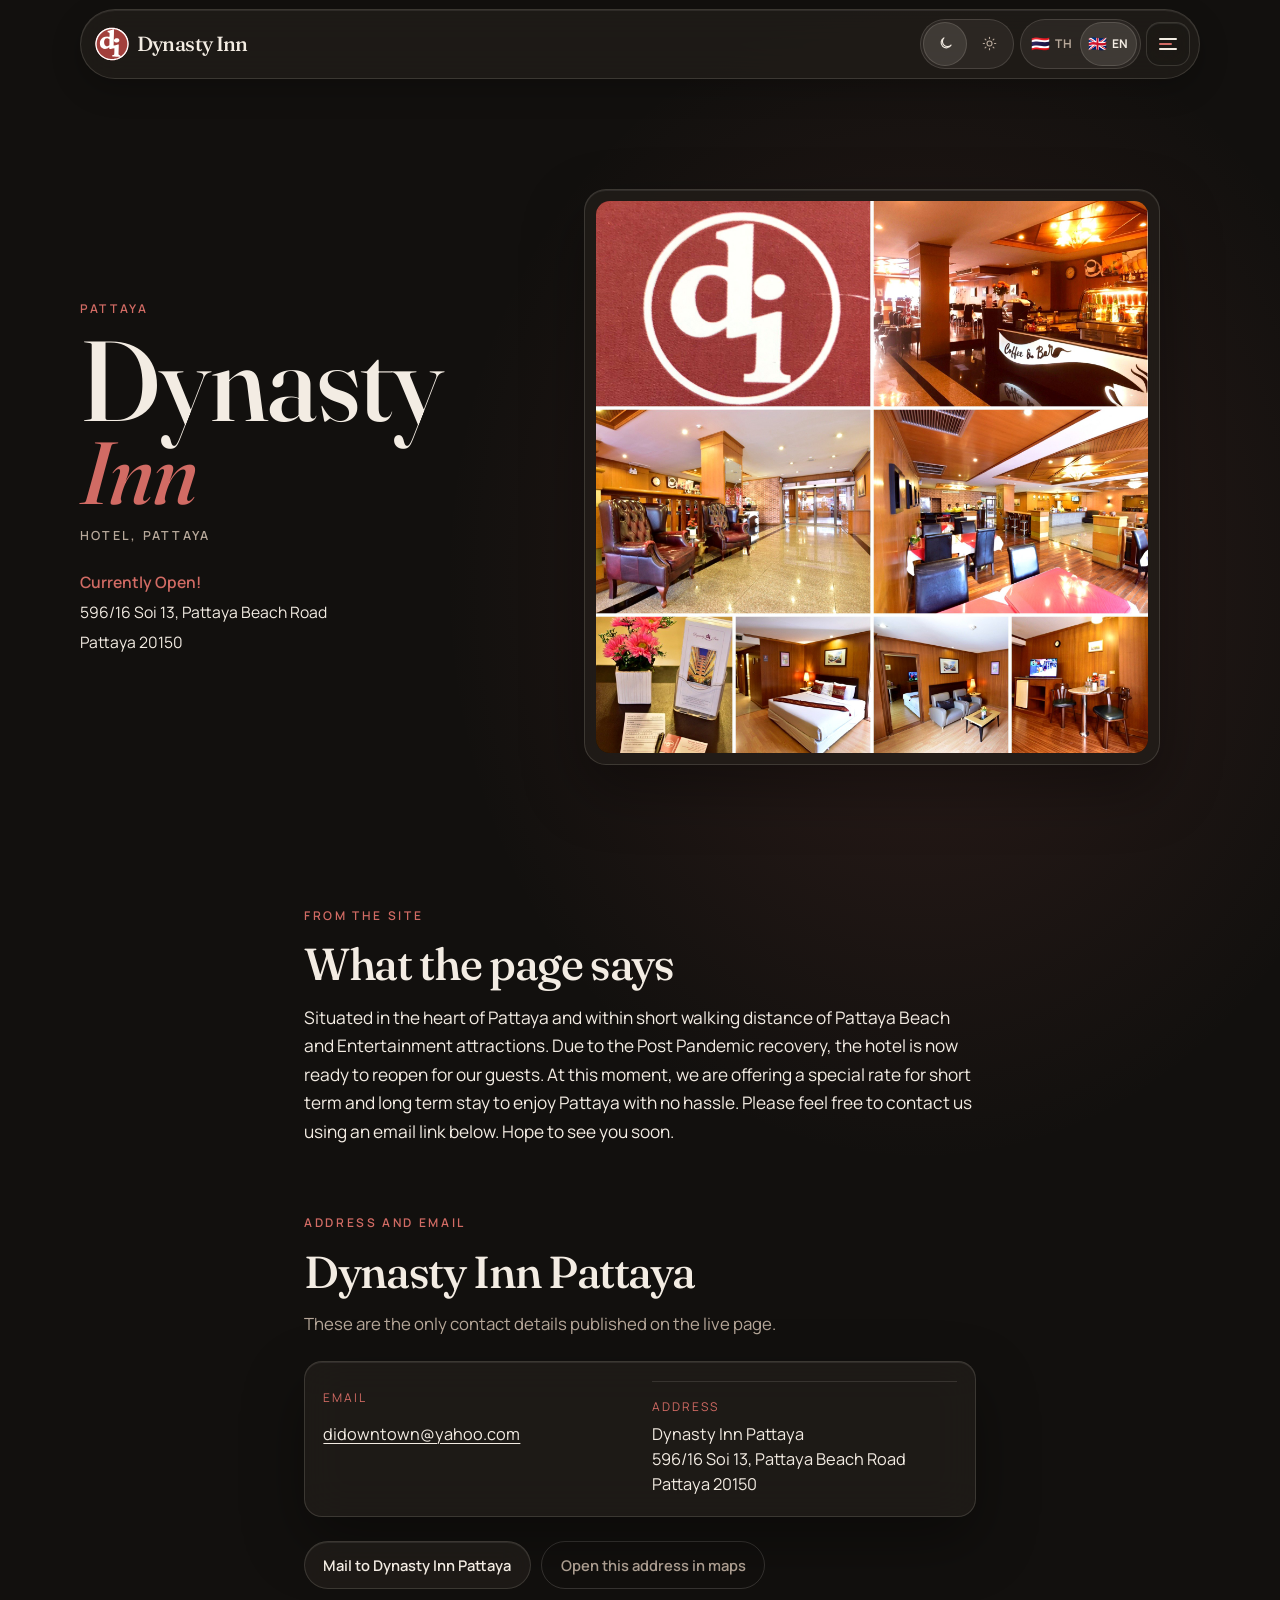
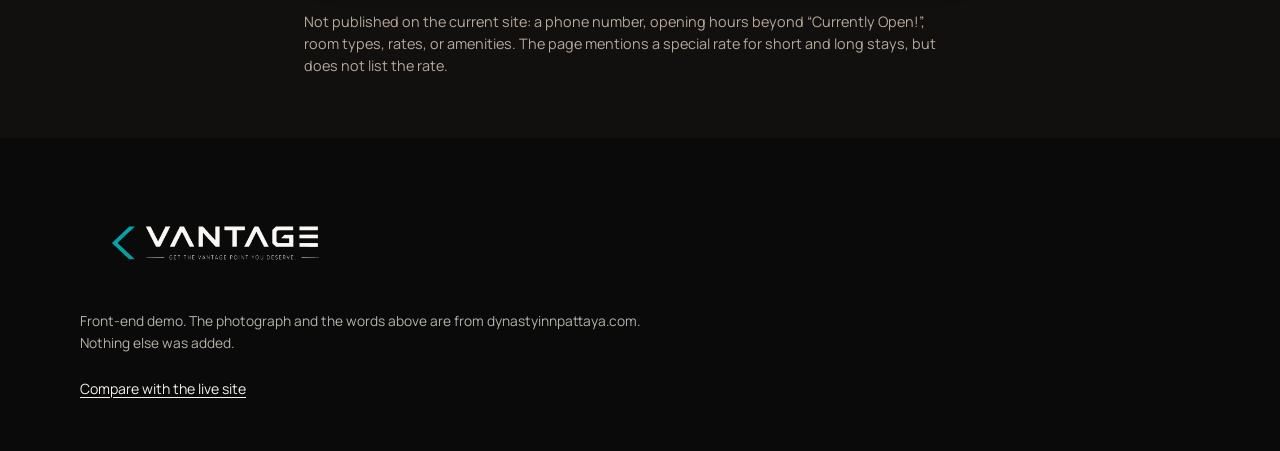
<file: index.html>
<!DOCTYPE html>
<html lang="en" data-theme="dark">
<head>
  <meta name="robots" content="noindex,nofollow,noarchive">
  <meta charset="UTF-8" />
  <meta name="viewport" content="width=device-width, initial-scale=1, viewport-fit=cover" />
  <script>
    (function () {
      try {
        var t = localStorage.getItem("pattaya-demo-theme");
        if (t !== "light" && t !== "dark") t = "dark";
        document.documentElement.setAttribute("data-theme", t);
        document.documentElement.style.colorScheme = t;
      } catch (e) {
        document.documentElement.setAttribute("data-theme", "dark");
        document.documentElement.style.colorScheme = "dark";
      }
    })();
  </script>
  <style>
    html { background: #12100e; color-scheme: dark; }
    html[data-theme="light"] { background: #f3eee6; color-scheme: light; }
  </style>
  <meta name="color-scheme" content="dark light" />
  <title>Dynasty Inn Hotel, Pattaya</title>
  <meta name="description" content="Dynasty Inn Hotel, Pattaya. 596/16 Soi 13, Pattaya Beach Road, Pattaya 20150. Email didowntown@yahoo.com. The live site publishes one property photo and a short note — this demo adds nothing else." />
  <link rel="icon" href="images/mark.svg" type="image/svg+xml" />
  <link rel="preconnect" href="https://fonts.googleapis.com" />
  <link rel="preconnect" href="https://fonts.gstatic.com" crossorigin />
  <link href="https://fonts.googleapis.com/css2?family=Fraunces:ital,opsz,wght@0,9..144,500;0,9..144,600;1,9..144,480;1,9..144,560&family=IBM+Plex+Sans+Thai:wght@400;500;600&family=Manrope:wght@400;500;600;700&family=Noto+Serif+Thai:wght@400;500;600&display=swap" rel="stylesheet" />
  <link rel="stylesheet" href="styles.css" />
</head>
<body>
  <div id="themeLive" class="sr-only" aria-live="polite"></div>

  <header class="site-header">
    <div class="container nav">
      <a class="brand" href="#top" data-i18n-aria="aria.home" aria-label="Dynasty Inn home">
        <img class="brand-monogram" src="images/mark.svg" alt="" width="34" height="34" />
        <span class="brand-mark" data-i18n="brand.short">Dynasty Inn</span>
      </a>
      <div class="header-tools">
        <div class="theme-switch theme-switch--header" role="group" data-i18n-aria="theme.appearance" aria-label="Appearance">
          <button type="button" class="theme-btn" data-theme-set="dark" aria-pressed="true" data-i18n-aria="theme.dark" aria-label="Dark">
            <svg class="theme-btn__icon" width="15" height="15" viewBox="0 0 24 24" aria-hidden="true" fill="none" stroke="currentColor" stroke-width="1.8" stroke-linecap="round" stroke-linejoin="round"><path d="M21 14.5A8.5 8.5 0 1 1 9.5 3 7 7 0 0 0 21 14.5z"/></svg>
          </button>
          <button type="button" class="theme-btn" data-theme-set="light" aria-pressed="false" data-i18n-aria="theme.light" aria-label="Light">
            <svg class="theme-btn__icon" width="15" height="15" viewBox="0 0 24 24" aria-hidden="true" fill="none" stroke="currentColor" stroke-width="1.8" stroke-linecap="round" stroke-linejoin="round"><circle cx="12" cy="12" r="4"/><path d="M12 2v2M12 20v2M4.9 4.9l1.4 1.4M17.7 17.7l1.4 1.4M2 12h2M20 12h2M4.9 19.1l1.4-1.4M17.7 6.3l1.4-1.4"/></svg>
          </button>
        </div>
        <div class="lang-switch" role="group" data-i18n-aria="aria.lang" aria-label="Language">
          <button type="button" class="lang-btn" data-lang="th" aria-pressed="false" title="ไทย">
            <span class="flag" aria-hidden="true">🇹🇭</span>
            <span class="lang-code">TH</span>
          </button>
          <button type="button" class="lang-btn" data-lang="en" aria-pressed="true" title="English">
            <span class="flag" aria-hidden="true">🇬🇧</span>
            <span class="lang-code">EN</span>
          </button>
        </div>
        <button class="menu-btn" id="menuBtn" type="button" aria-expanded="false" aria-controls="menuOverlay" data-i18n-aria="aria.menuOpen" aria-label="Open menu">
          <span class="menu-btn__bars" aria-hidden="true"><span></span><span></span><span></span></span>
        </button>
      </div>
    </div>
  </header>

  <div class="menu-scrim" id="menuScrim" hidden></div>
  <div class="menu-overlay" id="menuOverlay" role="dialog" aria-modal="true" hidden data-i18n-aria="aria.menu" aria-label="Menu">
    <div class="menu-panel glass">
      <div class="menu-panel__top">
        <span class="brand-lockup">
          <img class="brand-monogram brand-monogram--sm" src="images/mark.svg" alt="" width="28" height="28" />
          <span class="brand-mark brand-mark--quiet" data-i18n="brand.short">Dynasty Inn</span>
        </span>
        <button type="button" class="menu-close" id="menuClose" data-i18n="menu.close" data-i18n-aria="aria.menuClose" aria-label="Close menu">Close</button>
      </div>
      <nav class="menu-links" data-i18n-aria="aria.menu" aria-label="Menu">
        <a href="#top" data-i18n="menu.photo">Photograph</a>
        <a href="#note" data-i18n="menu.note">From the site</a>
        <a href="#visit" data-i18n="menu.visit">Address and email</a>
        <a href="compare.html" data-i18n="menu.compare">Live site and this demo</a>
      </nav>
      <div class="menu-panel__tools">
        <div class="theme-switch theme-switch--sheet" role="group" data-i18n-aria="theme.appearance" aria-label="Appearance">
          <span class="theme-switch__label" data-i18n="theme.appearance">Appearance</span>
          <div class="theme-switch__seg">
            <button type="button" class="theme-btn" data-theme-set="dark" aria-pressed="true">
              <svg class="theme-btn__icon" width="14" height="14" viewBox="0 0 24 24" aria-hidden="true" fill="none" stroke="currentColor" stroke-width="1.8"><path d="M21 14.5A8.5 8.5 0 1 1 9.5 3 7 7 0 0 0 21 14.5z"/></svg>
              <span data-i18n="theme.darkLabel">Dark</span>
            </button>
            <button type="button" class="theme-btn" data-theme-set="light" aria-pressed="false">
              <svg class="theme-btn__icon" width="14" height="14" viewBox="0 0 24 24" aria-hidden="true" fill="none" stroke="currentColor" stroke-width="1.8"><circle cx="12" cy="12" r="4"/><path d="M12 2v2M12 20v2M4.9 4.9l1.4 1.4M17.7 17.7l1.4 1.4M2 12h2M20 12h2M4.9 19.1l1.4-1.4M17.7 6.3l1.4-1.4"/></svg>
              <span data-i18n="theme.lightLabel">Light</span>
            </button>
          </div>
        </div>
        <div class="lang-switch" role="group" data-i18n-aria="aria.lang" aria-label="Language">
          <button type="button" class="lang-btn" data-lang="th" aria-pressed="false" title="ไทย">
            <span class="flag" aria-hidden="true">🇹🇭</span><span class="lang-code">TH</span>
          </button>
          <button type="button" class="lang-btn" data-lang="en" aria-pressed="true" title="English">
            <span class="flag" aria-hidden="true">🇬🇧</span><span class="lang-code">EN</span>
          </button>
        </div>
      </div>
      <a class="btn btn-mail menu-cta" href="mailto:didowntown@yahoo.com" data-i18n="cta.mail">Mail to Dynasty Inn Pattaya</a>
    </div>
  </div>

  <main id="top">
    <section class="plate">
      <div class="container plate-grid">
        <div class="nameplate">
          <p class="kicker" data-i18n="kicker">Pattaya</p>
          <h1 class="wordmark">
            <span class="ln1" data-i18n="word.l1">Dynasty</span>
            <span class="ln2" data-i18n="word.l2">Inn</span>
            <span class="ln3" data-i18n="word.l3">Hotel, Pattaya</span>
          </h1>
          <ul class="facts">
            <li data-i18n="status">Currently Open!</li>
            <li data-i18n="addr.line">596/16 Soi 13, Pattaya Beach Road</li>
            <li data-i18n="addr.city">Pattaya 20150</li>
          </ul>
        </div>
        <div class="plate-visual">
          <figure class="frame glass">
            <img src="images/property.jpg" width="2048" height="2048" alt="The one property photograph published on dynastyinnpattaya.com." data-i18n-alt="alt.photo" decoding="async" />
          </figure>
        </div>
      </div>
    </section>

    <section id="note" class="note">
      <div class="container narrow">
        <p class="label" data-i18n="note.label">From the site</p>
        <h2 data-i18n="note.title">What the page says</h2>
        <p class="prose" data-i18n="note.body">Situated in the heart of Pattaya and within short walking distance of Pattaya Beach and Entertainment attractions. Due to the Post Pandemic recovery, the hotel is now ready to reopen for our guests. At this moment, we are offering a special rate for short term and long term stay to enjoy Pattaya with no hassle. Please feel free to contact us using an email link below. Hope to see you soon.</p>
      </div>
    </section>

    <section id="visit" class="visit">
      <div class="container narrow">
        <p class="label" data-i18n="visit.label">Address and email</p>
        <h2 data-i18n="visit.title">Dynasty Inn Pattaya</h2>
        <p class="lead" data-i18n="visit.lead">These are the only contact details published on the live page.</p>
        <dl class="visit-list glass">
          <div>
            <dt data-i18n="label.email">Email</dt>
            <dd><a href="mailto:didowntown@yahoo.com">didowntown@yahoo.com</a></dd>
          </div>
          <div>
            <dt data-i18n="label.address">Address</dt>
            <dd>
              <span data-i18n="addr.name">Dynasty Inn Pattaya</span><br />
              <span data-i18n="addr.line">596/16 Soi 13, Pattaya Beach Road</span><br />
              <span data-i18n="addr.city">Pattaya 20150</span>
            </dd>
          </div>
        </dl>
        <div class="visit-actions">
          <a class="btn btn-mail" href="mailto:didowntown@yahoo.com" data-i18n="cta.mail">Mail to Dynasty Inn Pattaya</a>
          <a class="btn btn-quiet" href="https://maps.google.com/?q=596%2F16+Soi+13%2C+Pattaya+Beach+Road%2C+Pattaya+20150" target="_blank" rel="noopener noreferrer" data-i18n="cta.maps">Open this address in maps</a>
        </div>
        <p class="unknown" data-i18n="unknown">Not published on the current site: a phone number, opening hours beyond “Currently Open!”, room types, rates, or amenities. The page mentions a special rate for short and long stays, but does not list the rate.</p>
      </div>
    </section>
  </main>

  <footer class="vantage-footer">
    <div class="container vantage-inner">
      <img src="images/vantage.png" alt="Vantage" width="520" height="180" />
      <p class="demo-note" data-i18n="footer.demo">Front-end demo. The photograph and the words above are from dynastyinnpattaya.com. Nothing else was added.</p>
      <a class="footer-link" href="compare.html" data-i18n="footer.compare">Compare with the live site</a>
    </div>
  </footer>

  <script src="script.js"></script>
</body>
</html>
</file>
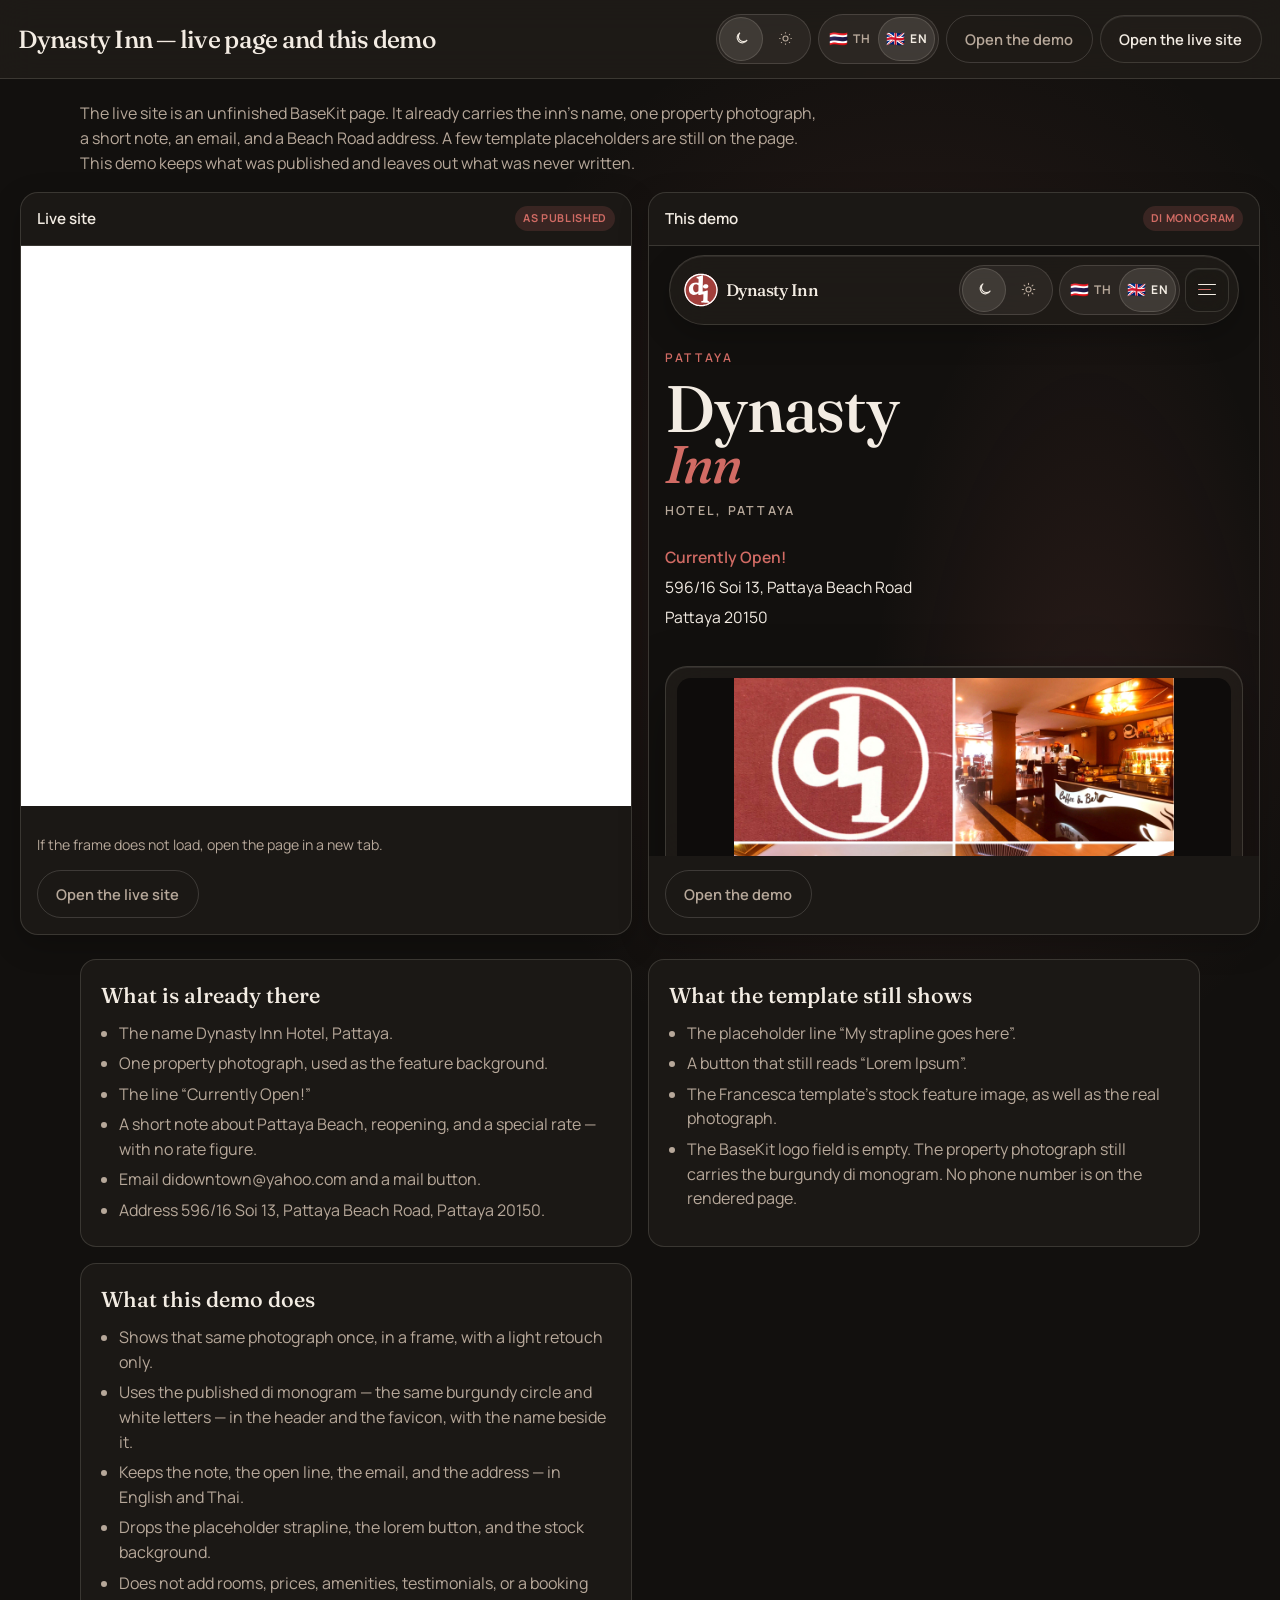
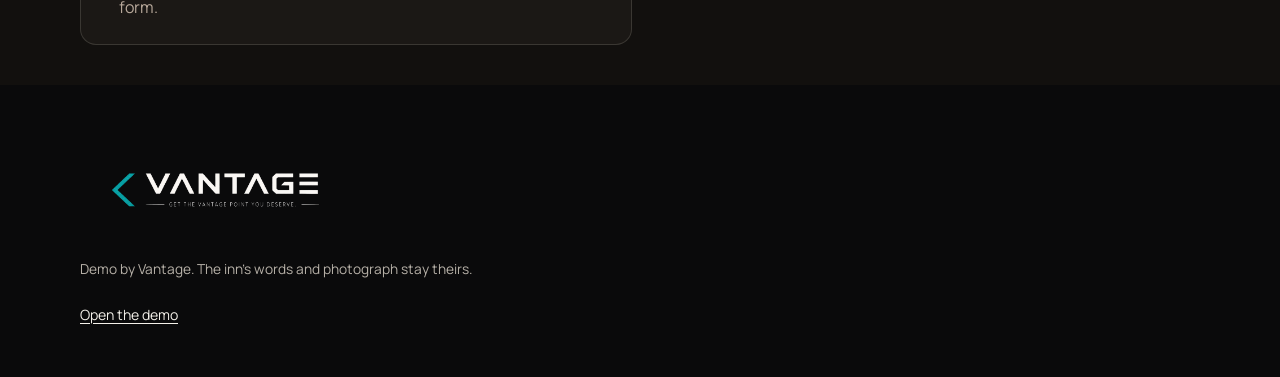
<file: compare.html>
<!DOCTYPE html>
<html lang="en" data-theme="dark" data-title-key="cmp.title">
<head>
  <meta name="robots" content="noindex,nofollow,noarchive">
  <meta charset="UTF-8" />
  <meta name="viewport" content="width=device-width, initial-scale=1, viewport-fit=cover" />
  <script>
    (function () {
      try {
        var t = localStorage.getItem("pattaya-demo-theme");
        if (t !== "light" && t !== "dark") t = "dark";
        document.documentElement.setAttribute("data-theme", t);
        document.documentElement.style.colorScheme = t;
      } catch (e) {
        document.documentElement.setAttribute("data-theme", "dark");
        document.documentElement.style.colorScheme = "dark";
      }
    })();
  </script>
  <style>
    html { background: #12100e; color-scheme: dark; }
    html[data-theme="light"] { background: #f3eee6; color-scheme: light; }
  </style>
  <meta name="color-scheme" content="dark light" />
  <title>Dynasty Inn — the live page and this demo</title>
  <meta name="description" content="The unfinished BaseKit page for Dynasty Inn Pattaya, beside a quiet nameplate demo that keeps only the published photograph, note, email, and address." />
  <link rel="icon" href="images/mark.svg" type="image/svg+xml" />
  <link rel="preconnect" href="https://fonts.googleapis.com" />
  <link rel="preconnect" href="https://fonts.gstatic.com" crossorigin />
  <link href="https://fonts.googleapis.com/css2?family=Fraunces:ital,opsz,wght@0,9..144,500;1,9..144,500&family=IBM+Plex+Sans+Thai:wght@400;500;600&family=Manrope:wght@400;500;600;700&family=Noto+Serif+Thai:wght@400;500;600&display=swap" rel="stylesheet" />
  <link rel="stylesheet" href="styles.css" />
</head>
<body>
  <div id="themeLive" class="sr-only" aria-live="polite"></div>
  <header class="compare-top">
    <h1 data-i18n="cmp.h1">Dynasty Inn — live page and this demo</h1>
    <div class="compare-nav">
      <div class="theme-switch theme-switch--header" role="group" data-i18n-aria="theme.appearance" aria-label="Appearance">
        <button type="button" class="theme-btn" data-theme-set="dark" aria-pressed="true" data-i18n-aria="theme.dark" aria-label="Dark">
          <svg class="theme-btn__icon" width="15" height="15" viewBox="0 0 24 24" aria-hidden="true" fill="none" stroke="currentColor" stroke-width="1.8"><path d="M21 14.5A8.5 8.5 0 1 1 9.5 3 7 7 0 0 0 21 14.5z"/></svg>
        </button>
        <button type="button" class="theme-btn" data-theme-set="light" aria-pressed="false" data-i18n-aria="theme.light" aria-label="Light">
          <svg class="theme-btn__icon" width="15" height="15" viewBox="0 0 24 24" aria-hidden="true" fill="none" stroke="currentColor" stroke-width="1.8"><circle cx="12" cy="12" r="4"/><path d="M12 2v2M12 20v2M4.9 4.9l1.4 1.4M17.7 17.7l1.4 1.4M2 12h2M20 12h2M4.9 19.1l1.4-1.4M17.7 6.3l1.4-1.4"/></svg>
        </button>
      </div>
      <div class="lang-switch" role="group" data-i18n-aria="aria.lang" aria-label="Language">
        <button type="button" class="lang-btn" data-lang="th" aria-pressed="false" title="ไทย"><span class="flag" aria-hidden="true">🇹🇭</span><span class="lang-code">TH</span></button>
        <button type="button" class="lang-btn" data-lang="en" aria-pressed="true" title="English"><span class="flag" aria-hidden="true">🇬🇧</span><span class="lang-code">EN</span></button>
      </div>
      <a class="btn btn-quiet" href="index.html" data-i18n="cmp.openDemo">Open the demo</a>
      <a class="btn btn-mail" href="https://dynastyinnpattaya.com/" target="_blank" rel="noopener noreferrer" data-i18n="cmp.openLive">Open the live site</a>
    </div>
  </header>

  <div class="compare-intro">
    <p data-i18n="cmp.intro">The live site is an unfinished BaseKit page. It already carries the inn’s name, one property photograph, a short note, an email, and a Beach Road address. A few template placeholders are still on the page. This demo keeps what was published and leaves out what was never written.</p>
  </div>

  <div class="split">
    <section class="panel">
      <div class="panel-head">
        <h2 data-i18n="cmp.liveH">Live site</h2>
        <span class="tag" data-i18n="cmp.liveTag">As published</span>
      </div>
      <div class="frame-wrap">
        <iframe title="Live Dynasty Inn Pattaya" src="https://dynastyinnpattaya.com/" loading="lazy" referrerpolicy="no-referrer-when-downgrade"></iframe>
      </div>
      <div class="fallback">
        <p data-i18n="cmp.fallback">If the frame does not load, open the page in a new tab.</p>
        <a class="btn btn-quiet" href="https://dynastyinnpattaya.com/" target="_blank" rel="noopener noreferrer" data-i18n="cmp.openLive">Open the live site</a>
      </div>
    </section>
    <section class="panel">
      <div class="panel-head">
        <h2 data-i18n="cmp.demoH">This demo</h2>
        <span class="tag" data-i18n="cmp.demoTag">di monogram</span>
      </div>
      <div class="frame-wrap">
        <iframe title="Dynasty Inn nameplate demo" src="index.html" loading="lazy"></iframe>
      </div>
      <div class="fallback">
        <a class="btn btn-quiet" href="index.html" data-i18n="cmp.openDemo">Open the demo</a>
      </div>
    </section>
  </div>

  <div class="checklist">
    <article class="card">
      <h3 data-i18n="cmp.keptH">What is already there</h3>
      <ul>
        <li data-i18n="cmp.kept1">The name Dynasty Inn Hotel, Pattaya.</li>
        <li data-i18n="cmp.kept2">One property photograph, used as the feature background.</li>
        <li data-i18n="cmp.kept3">The line “Currently Open!”</li>
        <li data-i18n="cmp.kept4">A short note about Pattaya Beach, reopening, and a special rate — with no rate figure.</li>
        <li data-i18n="cmp.kept5">Email didowntown@yahoo.com and a mail button.</li>
        <li data-i18n="cmp.kept6">Address 596/16 Soi 13, Pattaya Beach Road, Pattaya 20150.</li>
      </ul>
    </article>
    <article class="card">
      <h3 data-i18n="cmp.leftH">What the template still shows</h3>
      <ul>
        <li data-i18n="cmp.left1">The placeholder line “My strapline goes here”.</li>
        <li data-i18n="cmp.left2">A button that still reads “Lorem Ipsum”.</li>
        <li data-i18n="cmp.left3">The Francesca template’s stock feature image, as well as the real photograph.</li>
        <li data-i18n="cmp.left4">The BaseKit logo field is empty. The property photograph still carries the burgundy di monogram. No phone number is on the rendered page.</li>
      </ul>
    </article>
    <article class="card">
      <h3 data-i18n="cmp.demoListH">What this demo does</h3>
      <ul>
        <li data-i18n="cmp.demo1">Shows that same photograph once, in a frame, with a light retouch only.</li>
        <li data-i18n="cmp.demo2">Uses the published di monogram — the same burgundy circle and white letters — in the header and the favicon, with the name beside it.</li>
        <li data-i18n="cmp.demo3">Keeps the note, the open line, the email, and the address — in English and Thai.</li>
        <li data-i18n="cmp.demo4">Drops the placeholder strapline, the lorem button, and the stock background.</li>
        <li data-i18n="cmp.demo5">Does not add rooms, prices, amenities, testimonials, or a booking form.</li>
      </ul>
    </article>
  </div>

  <footer class="vantage-footer">
    <div class="container vantage-inner">
      <img src="images/vantage.png" alt="Vantage" width="520" height="180" />
      <p class="demo-note" data-i18n="cmp.foot">Demo by Vantage. The inn’s words and photograph stay theirs.</p>
      <a class="footer-link" href="index.html" data-i18n="cmp.openDemo">Open the demo</a>
    </div>
  </footer>
  <script src="script.js"></script>
</body>
</html>
</file>
<file: styles.css>
/* Dynasty Inn — di monogram. Ink + burgundy from the mark. Teal is footer-only. */
:root {
  --bg: #12100e;
  --bg-elevated: #1b1815;
  --ink: #f3ece3;
  --muted: #b7a89a;
  --mark: #a23f3c;
  --stone: #d16b64;
  --stone-deep: #a23f3c;
  --glass: color-mix(in srgb, #221e1a 74%, transparent);
  --glass-border: color-mix(in srgb, #f3ece3 14%, transparent);
  --glass-highlight: inset 0 1px 0 rgba(255, 255, 255, 0.08);
  --shadow: 0 24px 60px rgba(0, 0, 0, 0.35);
  --shadow-soft: 0 10px 30px rgba(0, 0, 0, 0.22);
  --radius: 18px;
  --ease: cubic-bezier(0.22, 1, 0.36, 1);
  --header-h: 4.25rem;
  --font-d: "Fraunces", "Iowan Old Style", "Palatino Linotype", Palatino, serif;
  --font-b: "Manrope", "Avenir Next", system-ui, sans-serif;
  --vantage-teal: #2ec4b6;
  --focus: #e7b4ae;
  color-scheme: dark;
}

[data-theme="light"] {
  --bg: #f3eee6;
  --bg-elevated: #fffaf4;
  --ink: #1c1612;
  --muted: #5e5348;
  --mark: #a23f3c;
  --stone: #8e3030;
  --stone-deep: #6e2422;
  --glass: color-mix(in srgb, #fffaf4 78%, transparent);
  --glass-border: color-mix(in srgb, #1c1612 12%, transparent);
  --glass-highlight: inset 0 1px 0 rgba(255, 255, 255, 0.7);
  --shadow: 0 18px 40px rgba(40, 28, 18, 0.12);
  --shadow-soft: 0 8px 22px rgba(40, 28, 18, 0.08);
  --focus: #8e3030;
  color-scheme: light;
}

* { box-sizing: border-box; }
html {
  -webkit-text-size-adjust: 100%;
  text-size-adjust: 100%;
  overflow-x: clip;
  scroll-behavior: smooth;
}
body {
  margin: 0;
  min-height: 100dvh;
  font-family: var(--font-b);
  color: var(--ink);
  background:
    radial-gradient(ellipse 55% 42% at 72% 28%, color-mix(in srgb, var(--stone) 14%, transparent), transparent 68%),
    var(--bg);
  line-height: 1.55;
  overflow-x: clip;
  padding-left: env(safe-area-inset-left, 0px);
  padding-right: env(safe-area-inset-right, 0px);
  -webkit-tap-highlight-color: transparent;
}
body.menu-open { overflow: hidden; }
img { max-width: 100%; height: auto; }
a { color: inherit; }
:focus-visible {
  outline: 2px solid var(--focus);
  outline-offset: 3px;
}
.sr-only {
  position: absolute; width: 1px; height: 1px; padding: 0; margin: -1px;
  overflow: hidden; clip: rect(0, 0, 0, 0); white-space: nowrap; border: 0;
}

.container {
  width: min(1120px, calc(100% - 2.5rem));
  margin-inline: auto;
}
.narrow { width: min(42rem, calc(100% - 2.5rem)); }
@media (max-width: 380px) {
  .container, .narrow { width: calc(100% - 1.5rem); }
}

/* Header */
.site-header {
  position: sticky;
  top: 0;
  z-index: 40;
  padding-top: env(safe-area-inset-top, 0px);
}
.nav {
  min-height: var(--header-h);
  display: flex;
  align-items: center;
  justify-content: space-between;
  gap: 0.75rem;
  padding-block: 0.55rem;
}
.site-header .nav {
  margin-top: 0.55rem;
  padding-inline: 0.85rem 0.55rem;
  border-radius: 999px;
  background: var(--glass);
  border: 1px solid var(--glass-border);
  box-shadow: var(--glass-highlight), var(--shadow-soft);
  backdrop-filter: blur(18px) saturate(1.35);
  -webkit-backdrop-filter: blur(18px) saturate(1.35);
}
.brand {
  text-decoration: none;
  min-width: 0;
  flex: 1 1 auto;
  display: flex;
  align-items: center;
  gap: 0.5rem;
}
.brand-monogram {
  width: 34px;
  height: 34px;
  flex: 0 0 auto;
  display: block;
  border-radius: 50%;
}
.brand-monogram--sm { width: 28px; height: 28px; }
.brand-lockup {
  display: flex;
  align-items: center;
  gap: 0.5rem;
  min-width: 0;
}
.brand-mark {
  display: block;
  font-family: var(--font-d);
  font-weight: 500;
  font-size: clamp(0.95rem, 2.2vw, 1.28rem);
  letter-spacing: -0.03em;
  white-space: nowrap;
}
.brand-mark--quiet { font-size: 1.15rem; }
.header-tools {
  display: flex;
  align-items: center;
  gap: 0.35rem;
  flex: 0 0 auto;
}

.theme-switch--header,
.lang-switch {
  display: inline-flex;
  align-items: center;
  padding: 0.15rem;
  border-radius: 999px;
  background: color-mix(in srgb, var(--ink) 6%, transparent);
  border: 1px solid var(--glass-border);
}
.theme-btn,
.lang-btn,
.menu-btn,
.menu-close,
.btn {
  font-family: inherit;
  touch-action: manipulation;
  -webkit-tap-highlight-color: transparent;
}
.theme-btn,
.lang-btn {
  appearance: none;
  border: 0;
  background: transparent;
  color: var(--muted);
  min-width: 32px;
  min-height: 32px;
  border-radius: 999px;
  display: inline-flex;
  align-items: center;
  justify-content: center;
  gap: 0.28rem;
  padding: 0.3rem 0.45rem;
  cursor: pointer;
}
.theme-switch--header .theme-btn { padding: 0.3rem; min-width: 34px; }
.theme-btn[aria-pressed="true"],
.lang-btn[aria-pressed="true"] {
  background: color-mix(in srgb, var(--ink) 10%, transparent);
  color: var(--ink);
  box-shadow: inset 0 0 0 1px var(--glass-border);
}
.lang-code {
  font-size: 0.68rem;
  font-weight: 700;
  letter-spacing: 0.06em;
}
.flag { font-size: 0.95rem; line-height: 1; }

.menu-btn {
  width: 44px;
  height: 44px;
  border-radius: 14px;
  border: 1px solid var(--glass-border);
  background: color-mix(in srgb, var(--bg-elevated) 55%, transparent);
  color: var(--ink);
  display: inline-flex;
  align-items: center;
  justify-content: center;
  cursor: pointer;
  box-shadow: var(--glass-highlight);
  backdrop-filter: blur(12px);
  -webkit-backdrop-filter: blur(12px);
}
.menu-btn:hover { border-color: color-mix(in srgb, var(--stone) 45%, transparent); }
.menu-btn:active { transform: scale(0.96); }
.menu-btn__bars {
  width: 18px;
  height: 12px;
  position: relative;
  display: block;
}
.menu-btn__bars span {
  position: absolute;
  left: 0;
  height: 1.5px;
  border-radius: 2px;
  background: currentColor;
  transition: transform 0.3s var(--ease), opacity 0.3s var(--ease), width 0.3s var(--ease), top 0.3s var(--ease);
}
.menu-btn__bars span:nth-child(1) { top: 0; width: 18px; }
.menu-btn__bars span:nth-child(2) { top: 5px; width: 13px; background: var(--stone); }
.menu-btn__bars span:nth-child(3) { top: 10px; width: 18px; }
.menu-btn[aria-expanded="true"] .menu-btn__bars span:nth-child(1) {
  top: 5px; transform: rotate(45deg);
}
.menu-btn[aria-expanded="true"] .menu-btn__bars span:nth-child(2) {
  opacity: 0; transform: scaleX(0);
}
.menu-btn[aria-expanded="true"] .menu-btn__bars span:nth-child(3) {
  top: 5px; transform: rotate(-45deg);
}

/* Overlay menu */
.menu-scrim {
  position: fixed;
  inset: 0;
  z-index: 60;
  background: rgba(8, 6, 5, 0.46);
}
.menu-scrim[hidden],
.menu-overlay[hidden] { display: none; }
.menu-overlay {
  position: fixed;
  inset: 0;
  z-index: 70;
  display: grid;
  place-items: center;
  padding: max(1rem, env(safe-area-inset-top)) 1rem max(1rem, env(safe-area-inset-bottom));
  pointer-events: none;
}
.menu-panel {
  pointer-events: auto;
  width: min(26rem, 100%);
  padding: 1.15rem 1.2rem 1.25rem;
  border-radius: 22px;
  display: flex;
  flex-direction: column;
  gap: 0.85rem;
  transform: translateY(10px);
  opacity: 0;
  animation: sheet-in 0.36s var(--ease) forwards;
}
.glass {
  background: var(--glass);
  border: 1px solid var(--glass-border);
  box-shadow: var(--glass-highlight), var(--shadow);
  backdrop-filter: blur(20px) saturate(1.4);
  -webkit-backdrop-filter: blur(20px) saturate(1.4);
}
@keyframes sheet-in {
  to { transform: none; opacity: 1; }
}
.menu-panel__top {
  display: flex;
  align-items: center;
  justify-content: space-between;
  gap: 0.75rem;
}
.menu-close {
  appearance: none;
  border: 0;
  background: transparent;
  color: var(--muted);
  min-height: 44px;
  padding: 0.4rem 0.2rem;
  cursor: pointer;
  font-size: 0.92rem;
}
.menu-links {
  display: flex;
  flex-direction: column;
}
.menu-links a {
  text-decoration: none;
  font-family: var(--font-d);
  font-size: 1.55rem;
  font-weight: 500;
  letter-spacing: -0.02em;
  padding: 0.72rem 0.15rem;
  min-height: 48px;
  border-top: 1px solid color-mix(in srgb, var(--ink) 10%, transparent);
  display: flex;
  align-items: center;
}
.menu-links a:last-child { border-bottom: 1px solid color-mix(in srgb, var(--ink) 10%, transparent); }
.menu-links a:hover { color: var(--stone); }
.menu-panel__tools {
  display: flex;
  flex-wrap: wrap;
  gap: 0.6rem;
  align-items: center;
  justify-content: space-between;
}
.theme-switch--sheet { display: flex; flex-direction: column; gap: 0.35rem; }
.theme-switch__label {
  font-size: 0.68rem;
  letter-spacing: 0.12em;
  text-transform: uppercase;
  color: var(--muted);
}
.theme-switch__seg { display: inline-flex; gap: 0.25rem; }
.theme-switch--sheet .theme-btn {
  min-height: 36px;
  padding: 0.3rem 0.65rem;
  border-radius: 999px;
  border: 1px solid var(--glass-border);
  font-size: 0.82rem;
}
.menu-cta { align-self: stretch; justify-content: center; }

/* Nameplate */
.plate {
  min-height: calc(100dvh - 5.5rem);
  display: grid;
  align-items: center;
  padding: 1.5rem 0 2.5rem;
}
.plate-grid {
  display: grid;
  gap: 2.25rem;
  align-items: center;
}
@media (min-width: 900px) {
  .plate-grid {
    grid-template-columns: minmax(15rem, 0.78fr) minmax(0, 1.22fr);
    gap: clamp(1.75rem, 3.5vw, 3.25rem);
  }
}
.kicker, .label {
  margin: 0 0 0.85rem;
  font-size: 0.72rem;
  font-weight: 600;
  letter-spacing: 0.22em;
  text-transform: uppercase;
  color: var(--stone);
}
.wordmark {
  margin: 0;
  font-family: var(--font-d);
  font-weight: 500;
  font-optical-sizing: auto;
  line-height: 0.86;
  letter-spacing: -0.04em;
}
.wordmark .ln1,
.wordmark .ln2 {
  display: block;
  white-space: nowrap;
}
.wordmark .ln1 { font-size: clamp(4.1rem, 9.2vw, 7.1rem); }
.wordmark .ln2 {
  font-style: italic;
  font-weight: 500;
  font-size: clamp(3.3rem, 7.4vw, 5.5rem);
  color: var(--stone);
  margin-top: 0.06em;
}
.wordmark .ln3 {
  display: block;
  margin-top: 1rem;
  font-family: var(--font-b);
  font-style: normal;
  font-weight: 600;
  font-size: 0.78rem;
  letter-spacing: 0.18em;
  text-transform: uppercase;
  color: var(--muted);
  line-height: 1.4;
}
.facts {
  list-style: none;
  margin: 1.6rem 0 0;
  padding: 0;
  display: flex;
  flex-direction: column;
  gap: 0.35rem;
  max-width: 22rem;
}
.facts li {
  font-size: 0.98rem;
  color: var(--ink);
}
.facts li:first-child { color: var(--stone); font-weight: 600; }

.plate-visual { min-width: 0; display: flex; justify-content: center; }
.frame {
  padding: 0.7rem;
  border-radius: 22px;
  width: fit-content;
  max-width: 100%;
}
.frame img {
  display: block;
  width: min(100%, 640px);
  height: auto;
  max-height: min(72dvh, 720px);
  object-fit: contain;
  border-radius: 14px;
  background: #0e0c0b;
}
@media (min-width: 900px) {
  .frame img { width: min(100%, 40rem); }
}

/* Note + visit */
.note, .visit { padding: 1rem 0 3.25rem; }
.note h2, .visit h2 {
  margin: 0 0 0.9rem;
  font-family: var(--font-d);
  font-weight: 500;
  font-size: clamp(2rem, 4vw, 2.8rem);
  letter-spacing: -0.03em;
  line-height: 1.12;
  text-wrap: balance;
}
.prose, .lead {
  margin: 0;
  font-size: 1.05rem;
  color: var(--muted);
  text-wrap: pretty;
}
.prose { color: var(--ink); font-size: 1.08rem; line-height: 1.65; }
.visit-list {
  margin: 1.5rem 0 0;
  display: grid;
  gap: 0;
  padding: 0.35rem 1.15rem 1.15rem;
  border-radius: var(--radius);
}
@media (min-width: 700px) {
  .visit-list { grid-template-columns: 1fr 1fr; gap: 1.5rem; }
}
.visit-list div {
  padding-top: 0.95rem;
  margin-top: 0.85rem;
  border-top: 1px solid color-mix(in srgb, var(--ink) 12%, transparent);
}
.visit-list div:first-child {
  margin-top: 0.35rem;
  border-top: 0;
}
.visit-list dt {
  font-size: 0.72rem;
  letter-spacing: 0.16em;
  text-transform: uppercase;
  color: var(--stone);
  margin-bottom: 0.35rem;
}
.visit-list dd { margin: 0; font-size: 1.02rem; }
.visit-list a { text-decoration-thickness: 1px; text-underline-offset: 0.18em; }
.visit-actions {
  display: flex;
  flex-wrap: wrap;
  gap: 0.65rem;
  margin-top: 1.5rem;
}
.btn {
  display: inline-flex;
  align-items: center;
  justify-content: center;
  min-height: 48px;
  padding: 0.7rem 1.15rem;
  border-radius: 999px;
  text-decoration: none;
  font-weight: 600;
  font-size: 0.92rem;
  cursor: pointer;
}
.btn-mail {
  background: var(--glass);
  border: 1px solid var(--glass-border);
  box-shadow: var(--glass-highlight);
  backdrop-filter: blur(16px) saturate(1.3);
  -webkit-backdrop-filter: blur(16px) saturate(1.3);
  color: var(--ink);
}
.btn-mail:hover { border-color: color-mix(in srgb, var(--stone) 55%, transparent); }
.btn-quiet {
  background: transparent;
  border: 1px solid color-mix(in srgb, var(--ink) 16%, transparent);
  color: var(--muted);
  font-weight: 600;
}
.unknown {
  margin: 1.35rem 0 0;
  font-size: 0.9rem;
  color: var(--muted);
  max-width: 40rem;
}

/* Vantage footer — teal lives only here */
.vantage-footer {
  background: #0a0a0b;
  color: #f4f1ea;
  padding: 2.75rem 0 calc(2.5rem + env(safe-area-inset-bottom, 0px));
  margin-top: 0.5rem;
}
.vantage-inner {
  display: flex;
  flex-direction: column;
  align-items: flex-start;
  gap: 0.85rem;
}
.vantage-footer img {
  width: min(280px, 72vw);
  height: auto;
  display: block;
}
.vantage-tag {
  margin: 0;
  color: var(--vantage-teal);
  font-weight: 700;
  letter-spacing: 0.14em;
  font-size: 0.78rem;
}
.demo-note {
  margin: 0.2rem 0 0;
  max-width: 36rem;
  color: #b7b1a8;
  font-size: 0.86rem;
}
.footer-link {
  color: #f4f1ea;
  font-size: 0.88rem;
  text-underline-offset: 0.2em;
}

/* Thai */
html[lang="th"] body {
  font-family: "IBM Plex Sans Thai", "Noto Sans Thai", "Leelawadee UI", "Thonburi", var(--font-b);
}
html[lang="th"] .wordmark,
html[lang="th"] .brand-mark,
html[lang="th"] .note h2,
html[lang="th"] .visit h2,
html[lang="th"] .menu-links a {
  font-family: "Noto Serif Thai", "IBM Plex Sans Thai", var(--font-d);
  letter-spacing: 0;
}
html[lang="th"] .wordmark { line-height: 1.12; }
html[lang="th"] .wordmark .ln1,
html[lang="th"] .wordmark .ln2 {
  font-size: clamp(2.7rem, 8vw, 4.5rem);
  font-style: normal;
  letter-spacing: 0;
  white-space: nowrap;
}
html[lang="th"] .wordmark .ln3,
html[lang="th"] .kicker,
html[lang="th"] .label,
html[lang="th"] .visit-list dt,
html[lang="th"] .theme-switch__label,
html[lang="th"] .vantage-tag {
  letter-spacing: 0.04em;
  text-transform: none;
}
html[lang="th"] h1,
html[lang="th"] h2,
html[lang="th"] .wordmark,
html[lang="th"] .menu-links a,
html[lang="th"] .facts li {
  word-break: keep-all;
  overflow-wrap: normal;
  line-break: strict;
}
html[lang="th"] .brand-mark { font-size: clamp(0.92rem, 3.2vw, 1.15rem); }

@media (max-width: 520px) {
  .site-header .container { width: calc(100% - 0.9rem); }
  .site-header .nav { padding-inline: 0.7rem 0.35rem; gap: 0.35rem; }
  .header-tools { gap: 0.2rem; }
  .brand-mark { font-size: 0.98rem; }
  .lang-btn { padding: 0.2rem 0.32rem; gap: 0.12rem; }
  .lang-code { font-size: 0.62rem; letter-spacing: 0.04em; }
  .flag { font-size: 0.82rem; }
  .theme-switch--header .theme-btn { min-width: 30px; min-height: 30px; padding: 0.2rem; }
  html[lang="th"] .brand-mark { font-size: 0.86rem; }
}


@media (prefers-reduced-motion: reduce) {
  html { scroll-behavior: auto; }
  .menu-panel { animation: none; opacity: 1; transform: none; }
  .menu-btn__bars span { transition: none; }
  .site-header .nav,
  .glass,
  .btn-mail,
  .menu-btn {
    backdrop-filter: none;
    -webkit-backdrop-filter: none;
  }
}

/* Compare */
.compare-top {
  position: sticky;
  top: 0;
  z-index: 20;
  display: flex;
  flex-wrap: wrap;
  gap: 0.75rem;
  align-items: center;
  justify-content: space-between;
  padding: 0.85rem 1.15rem;
  padding-top: calc(0.85rem + env(safe-area-inset-top, 0px));
  background: var(--glass);
  border-bottom: 1px solid var(--glass-border);
  backdrop-filter: blur(16px) saturate(1.3);
  -webkit-backdrop-filter: blur(16px) saturate(1.3);
}
.compare-top h1 {
  margin: 0;
  font-family: var(--font-d);
  font-weight: 500;
  font-size: clamp(1.15rem, 2.5vw, 1.55rem);
  letter-spacing: -0.03em;
}
.compare-nav { display: flex; flex-wrap: wrap; gap: 0.45rem; align-items: center; }
.compare-intro {
  width: min(70rem, calc(100% - 2.5rem));
  margin: 1.4rem auto 0.4rem;
}
.compare-intro p { color: var(--muted); max-width: 46rem; }
.split {
  display: grid;
  gap: 1rem;
  width: min(1400px, calc(100% - 2.5rem));
  margin: 0.6rem auto 1.5rem;
}
@media (min-width: 980px) {
  .split { grid-template-columns: 1fr 1fr; }
}
.panel {
  background: var(--bg-elevated);
  border: 1px solid var(--glass-border);
  border-radius: 18px;
  overflow: hidden;
  min-width: 0;
  display: flex;
  flex-direction: column;
  box-shadow: var(--shadow-soft);
}
.panel-head {
  display: flex;
  justify-content: space-between;
  gap: 0.5rem;
  align-items: center;
  padding: 0.85rem 1rem;
  border-bottom: 1px solid var(--glass-border);
}
.panel-head h2 { margin: 0; font-size: 0.95rem; font-weight: 600; }
.tag {
  font-size: 0.68rem;
  font-weight: 700;
  letter-spacing: 0.06em;
  text-transform: uppercase;
  padding: 0.25rem 0.5rem;
  border-radius: 999px;
  color: var(--stone);
  background: color-mix(in srgb, var(--stone) 16%, transparent);
  white-space: nowrap;
}
.frame-wrap {
  position: relative;
  min-height: min(70dvh, 560px);
  background: #0e0c0b;
  flex: 1;
}
.frame-wrap iframe {
  position: absolute;
  inset: 0;
  width: 100%;
  height: 100%;
  border: 0;
  background: #fff;
}
.fallback {
  padding: 0.9rem 1rem 1rem;
  color: var(--muted);
  font-size: 0.88rem;
}
.checklist {
  width: min(70rem, calc(100% - 2.5rem));
  margin: 0 auto 2.5rem;
  display: grid;
  gap: 1rem;
}
@media (min-width: 800px) {
  .checklist { grid-template-columns: 1fr 1fr; }
}
.card {
  background: var(--bg-elevated);
  border: 1px solid var(--glass-border);
  border-radius: 16px;
  padding: 1.15rem 1.25rem;
  min-width: 0;
}
.card h3 {
  margin: 0 0 0.55rem;
  font-family: var(--font-d);
  font-weight: 500;
  font-size: 1.35rem;
}
.card ul { margin: 0; padding-left: 1.1rem; color: var(--muted); }
.card li { margin: 0.35rem 0; }
.card li strong { color: var(--ink); font-weight: 600; }
html[lang="th"] .compare-top h1,
html[lang="th"] .card h3 {
  font-family: "Noto Serif Thai", var(--font-d);
  letter-spacing: 0;
  word-break: keep-all;
  line-break: strict;
}


/* 1280 Thai note: balance the measure so the closing syllable is not an orphan. */
@media (min-width: 900px) {
  html[lang="th"] .note .prose {
    text-wrap: balance;
    max-width: 34rem;
  }
}

/* ===== mobile-gate: iOS Safari + Android Chrome =====
.frame { margin: 0; }

   Touch size, header fit, hero inset, sheet scroll, Thai wrap.
   Brand colors and type unchanged. */
.theme-switch--header .theme-btn,
.lang-btn,
.theme-switch--sheet .theme-btn,
.menu-close {
  min-width: 44px;
  min-height: 44px;
}
.theme-switch--header .theme-btn {
  padding: 0;
}
.lang-btn {
  padding: 0.25rem 0.5rem;
}
.theme-switch--sheet .theme-btn {
  min-height: 44px;
  padding: 0.35rem 0.7rem;
}
.menu-close {
  padding-inline: 0.55rem;
}
.footer-link {
  display: inline-flex;
  align-items: center;
  min-height: 44px;
  padding-block: 0.35rem;
}
input, select, textarea {
  font-size: 16px;
}
.visit-list a,
.btn,
.compare-top h1,
.card h3,
.panel-head h2 {
  overflow-wrap: anywhere;
}

@media (max-width: 640px) {
  .site-header .nav {
    flex-wrap: wrap;
    row-gap: 0.15rem;
    align-items: center;
  }
  .brand {
    flex: 1 1 auto;
    min-width: min-content;
    min-height: 44px;
    display: flex;
    align-items: center;
  }
  .header-tools {
    flex: 1 1 auto;
    justify-content: flex-end;
    margin-left: auto;
  }
  .brand-mark,
  html[lang="th"] .brand-mark {
    font-size: 1.05rem;
  }
}

/* Frame tracks the text column; page padding keeps it off the screen edge.
   plate-visual is a flex row, which was shrink-wrapping the fit-content frame. */
@media (max-width: 899px) {
  .plate .container {
    width: min(1120px, calc(100% - 2rem));
  }
  .plate-visual {
    display: block;
  }
  .frame {
    display: block;
    width: 100%;
    max-width: 100%;
    margin: 0;
    box-sizing: border-box;
  }
  .frame img {
    width: 100%;
    max-width: 100%;
    height: auto;
  }
}

.menu-overlay {
  min-height: 100dvh;
  max-height: 100dvh;
}
.menu-panel {
  max-height: calc(100dvh - env(safe-area-inset-top, 0px) - env(safe-area-inset-bottom, 0px) - 2rem);
  overflow-y: auto;
  overscroll-behavior: contain;
  -webkit-overflow-scrolling: touch;
}

html:has(body.menu-open) {
  overflow: hidden;
}
body.menu-open {
  position: fixed;
  inset-inline: 0;
  width: 100%;
  overflow: hidden;
  overscroll-behavior: none;
}

html[lang="th"] h1,
html[lang="th"] h2,
html[lang="th"] h3,
html[lang="th"] .btn,
html[lang="th"] .menu-links a,
html[lang="th"] .facts li,
html[lang="th"] .wordmark .ln3,
html[lang="th"] .prose,
html[lang="th"] .lead,
html[lang="th"] .unknown,
html[lang="th"] .compare-top h1,
html[lang="th"] .card h3 {
  overflow-wrap: anywhere;
}

@media (prefers-reduced-motion: reduce) {
  .site-header .nav,
  .glass,
  .btn-mail,
  .menu-btn,
  .compare-top {
    -webkit-backdrop-filter: blur(8px) saturate(1.15);
    backdrop-filter: blur(8px) saturate(1.15);
  }
}

/* === phone readability + tap-target fix 2026-10-28 === */
.kicker, .label, .visit-list dt { font-size: 0.75rem; }
.lang-code { font-size: 0.75rem !important; }
.visit-list dd a { display: inline-flex; align-items: center; min-height: 44px; }
.brand { min-height: 44px; }
</file>
